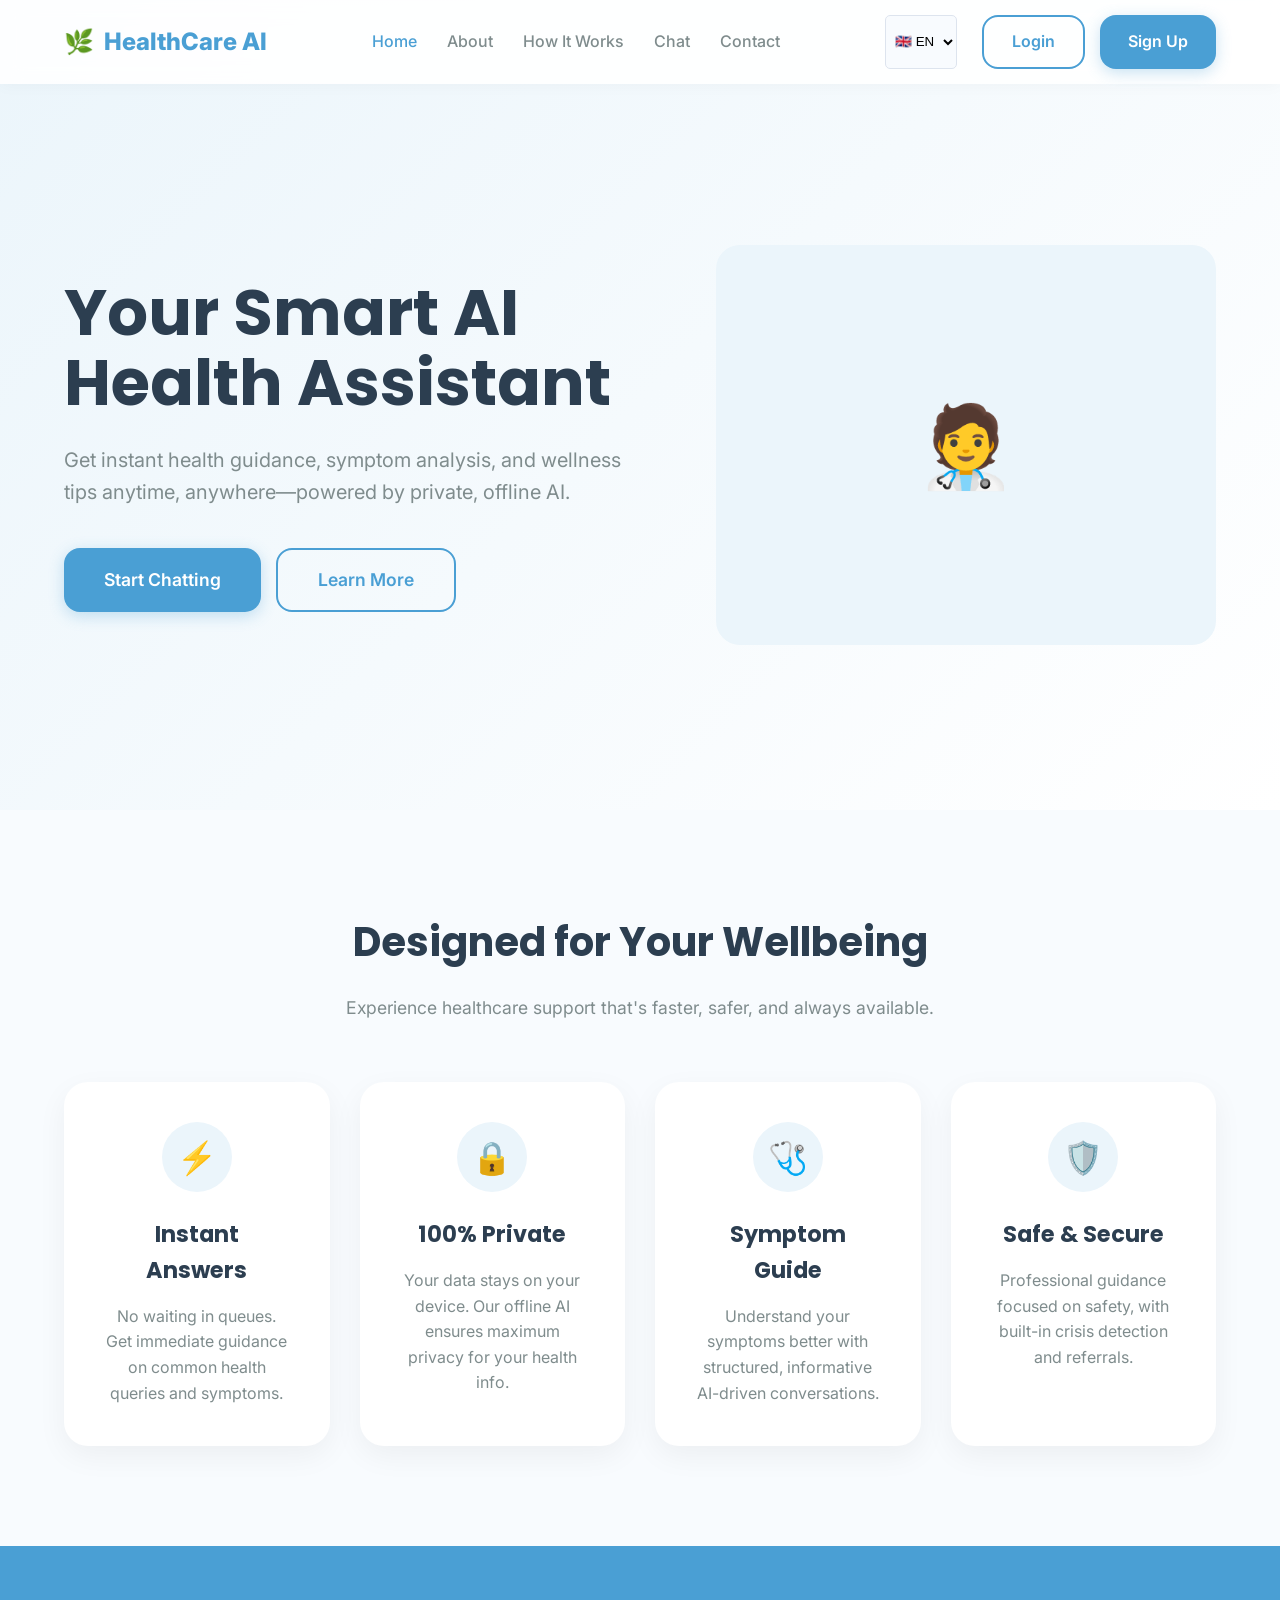
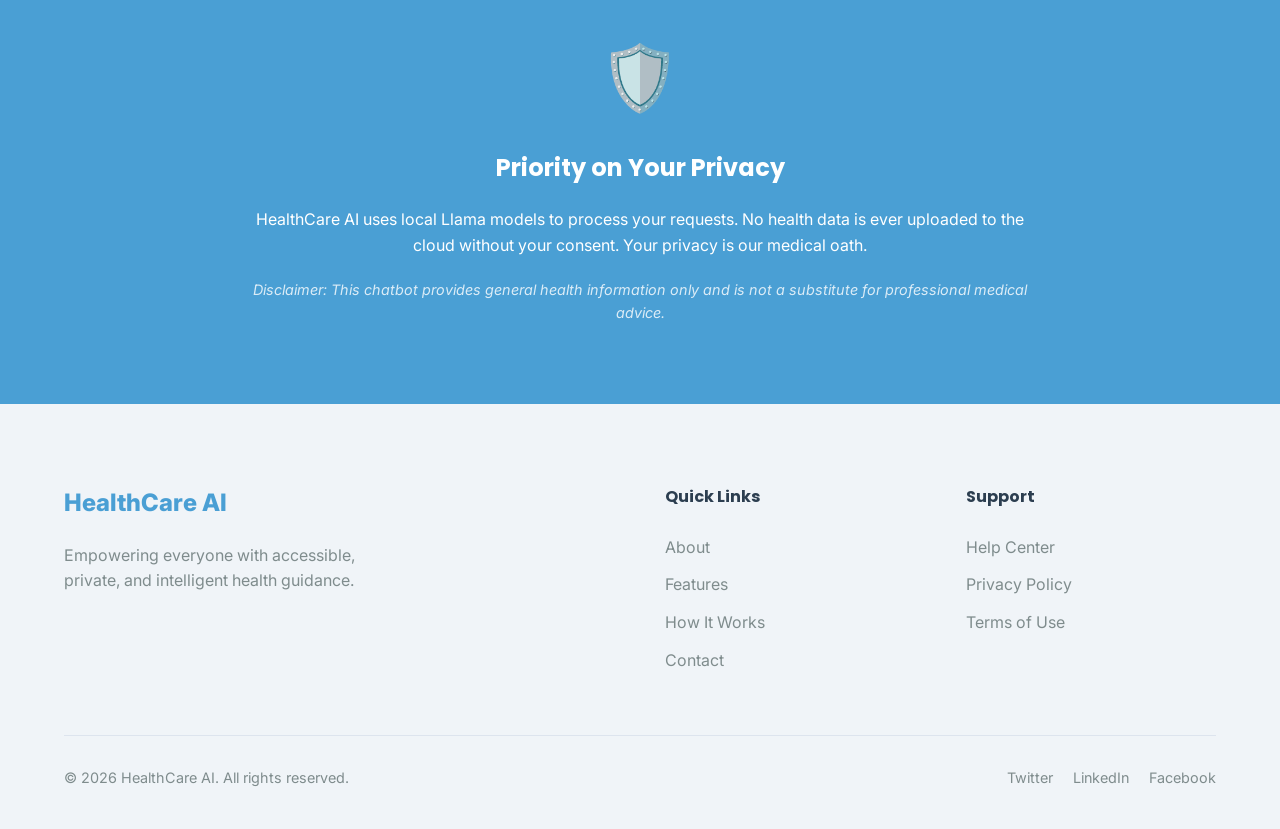
<file: Wellness Chatbot/index.html>
<!DOCTYPE html>
<html lang="en">

<head>
    <meta charset="UTF-8">
    <meta name="viewport" content="width=device-width, initial-scale=1.0">
    <title>HealthCare AI | Smart Offline Health Chatbot</title>
    <script src="translations.js"></script>
    <link
        href="https://fonts.googleapis.com/css2?family=Inter:wght@400;500;600&family=Poppins:wght@600;700;800&display=swap"
        rel="stylesheet">
    <link rel="stylesheet" href="healthcare.css">
    <style>
        /* Hero Section */
        .hero {
            padding: 180px 5% 100px;
            background: linear-gradient(135deg, #EBF5FB 0%, #FFFFFF 100%);
            display: flex;
            align-items: center;
            justify-content: space-between;
            min-height: 90vh;
        }

        .hero-content {
            flex: 1;
            max-width: 600px;
        }

        .hero-content h1 {
            font-size: 4rem;
            line-height: 1.1;
            margin-bottom: 25px;
            color: var(--text-dark);
        }

        .hero-content p {
            font-size: 1.25rem;
            color: var(--text-muted);
            margin-bottom: 40px;
        }

        .hero-image {
            flex: 1;
            display: flex;
            justify-content: flex-end;
        }

        .hero-image img {
            width: 100%;
            max-width: 550px;
            filter: drop-shadow(0 20px 40px rgba(0, 0, 0, 0.1));
        }

        /* Features Section */
        .features-grid {
            display: grid;
            grid-template-columns: repeat(auto-fit, minmax(250px, 1fr));
            gap: 30px;
        }

        .feature-card {
            background: var(--white);
            padding: 40px;
            border-radius: var(--radius-lg);
            box-shadow: var(--shadow);
            transition: var(--transition);
            text-align: center;
        }

        .feature-card:hover {
            transform: translateY(-10px);
            box-shadow: var(--shadow-hover);
        }

        .feature-icon {
            width: 70px;
            height: 70px;
            background: var(--primary-light);
            border-radius: 50%;
            display: flex;
            align-items: center;
            justify-content: center;
            font-size: 2rem;
            margin: 0 auto 25px;
            color: var(--primary);
        }

        .feature-card h3 {
            margin-bottom: 15px;
            font-size: 1.4rem;
        }

        .feature-card p {
            color: var(--text-muted);
        }

        /* Trust Section */
        .trust-section {
            background-color: var(--primary);
            color: var(--white);
            text-align: center;
            padding: 80px 5%;
        }

        .trust-content {
            max-width: 800px;
            margin: 0 auto;
        }

        .trust-icon {
            font-size: 4rem;
            margin-bottom: 20px;
        }

        .trust-section h2 {
            margin-bottom: 20px;
        }

        /* Footer */
        footer {
            padding: 80px 5% 40px;
            background-color: #F0F4F8;
        }

        .footer-grid {
            display: grid;
            grid-template-columns: repeat(auto-fit, minmax(200px, 1fr));
            gap: 50px;
            margin-bottom: 50px;
        }

        .footer-col h4 {
            margin-bottom: 25px;
            color: var(--text-dark);
        }

        .footer-col ul li {
            margin-bottom: 12px;
            color: var(--text-muted);
        }

        .footer-bottom {
            border-top: 1px solid #DDE4EE;
            padding-top: 30px;
            display: flex;
            justify-content: space-between;
            color: var(--text-muted);
            font-size: 0.9rem;
        }

        @media (max-width: 992px) {
            .hero {
                flex-direction: column;
                text-align: center;
                padding-top: 150px;
            }

            .hero-content h1 {
                font-size: 3rem;
            }

            .hero-image {
                margin-top: 50px;
            }
        }
    </style>
</head>

<body>

    <nav class="navbar">
        <div class="logo">
            <span>🌿</span> <span data-i18n="logo_text_full">HealthCare AI</span>
        </div>
        <div class="nav-links">
            <a href="#" class="active" data-i18n="nav_home">Home</a>
            <a href="#" data-i18n="nav_about">About</a>
            <a href="#" data-i18n="nav_how_it_works">How It Works</a>
            <a href="/dashboard" data-i18n="nav_chat_link">Chat</a>
            <a href="#" data-i18n="nav_contact">Contact</a>
        </div>
        <div class="auth-btns">
            <select id="languageSelect"
                style="background: var(--bg-light); border: 1px solid var(--border-color); padding: 5px; border-radius: 5px; margin-right: 10px;">
                <option value="English">🇬🇧 EN</option>
                <option value="Hindi">🇮🇳 HI</option>
                <option value="Spanish">🇪🇸 ES</option>
                <option value="French">🇫🇷 FR</option>
                <option value="Kannada">🇮🇳 KN</option>
            </select>
            <a href="/login" class="btn btn-outline" data-i18n="btn_login">Login</a>
            <a href="/register" class="btn btn-primary" data-i18n="btn_signup">Sign Up</a>
        </div>
    </nav>

    <section class="hero">
        <div class="hero-content">
            <h1 data-i18n="hero_title">Your Smart AI <span class="text-primary">Health</span> Assistant</h1>
            <p data-i18n="hero_subtitle">Get instant health guidance, symptom analysis, and wellness tips anytime,
                anywhere—powered by private, offline AI.</p>
            <div class="auth-btns">
                <a href="/dashboard" class="btn btn-primary" style="padding: 16px 40px; font-size: 1.1rem;"
                    data-i18n="btn_start_chat">Start Chatting</a>
                <a href="#" class="btn btn-outline" style="padding: 16px 40px; font-size: 1.1rem;"
                    data-i18n="btn_learn_more">Learn More</a>
            </div>
        </div>
        <div class="hero-image">
            <!-- Placeholder for Hero Illustration -->
            <div
                style="width: 500px; height: 400px; background: var(--primary-light); border-radius: var(--radius-lg); display: flex; align-items: center; justify-content: center; font-size: 5rem;">
                🧑‍⚕️</div>
        </div>
    </section>

    <section class="features">
        <div class="section-title">
            <h2 data-i18n="features_title">Designed for Your Wellbeing</h2>
            <p data-i18n="features_tagline">Experience healthcare support that's faster, safer, and always available.
            </p>
        </div>
        <div class="container feature-grid">
            <div class="features-grid">
                <div class="feature-card">
                    <div class="feature-icon">⚡</div>
                    <h3 data-i18n="feat_instant_title">Instant Answers</h3>
                    <p data-i18n="feat_instant_desc">No waiting in queues. Get immediate guidance on common health
                        queries and symptoms.</p>
                </div>
                <div class="feature-card">
                    <div class="feature-icon">🔒</div>
                    <h3 data-i18n="feat_private_title">100% Private</h3>
                    <p data-i18n="feat_private_desc">Your data stays on your device. Our offline AI ensures maximum
                        privacy for your health info.</p>
                </div>
                <div class="feature-card">
                    <div class="feature-icon">🩺</div>
                    <h3 data-i18n="feat_symptom_title">Symptom Guide</h3>
                    <p data-i18n="feat_symptom_desc">Understand your symptoms better with structured, informative
                        AI-driven conversations.</p>
                </div>
                <div class="feature-card">
                    <div class="feature-icon">🛡️</div>
                    <h3 data-i18n="feat_safe_title">Safe & Secure</h3>
                    <p data-i18n="feat_safe_desc">Professional guidance focused on safety, with built-in crisis
                        detection and referrals.</p>
                </div>
            </div>
        </div>
    </section>

    <section class="trust-section">
        <div class="trust-content">
            <div class="trust-icon">🛡️</div>
            <h2 data-i18n="trust_title">Priority on Your Privacy</h2>
            <p data-i18n="trust_desc">HealthCare AI uses local Llama models to process your requests. No health data is
                ever uploaded to the cloud without your consent. Your privacy is our medical oath.</p>
            <p style="margin-top: 20px; font-size: 0.9rem; opacity: 0.8;"><i data-i18n="trust_disclaimer">Disclaimer:
                    This chatbot provides general health information only and is not a substitute for professional
                    medical advice.</i></p>
        </div>
    </section>

    <footer>
        <div class="container">
            <div class="footer-grid">
                <div class="footer-col" style="grid-column: span 2;">
                    <div class="logo" style="margin-bottom: 20px;" data-i18n="logo_text_full">🌿 HealthCare AI</div>
                    <p style="color: var(--text-muted); max-width: 300px;" data-i18n="footer_desc">Empowering everyone
                        with accessible, private, and intelligent health guidance.</p>
                </div>
                <div class="footer-col">
                    <h4 data-i18n="footer_links">Quick Links</h4>
                    <ul>
                        <li><a href="#" data-i18n="nav_about">About Us</a></li>
                        <li><a href="#" data-i18n="nav_features">Features</a></li>
                        <li><a href="#" data-i18n="nav_how_it_works">How it Works</a></li>
                        <li><a href="#" data-i18n="nav_contact">Contact</a></li>
                    </ul>
                </div>
                <div class="footer-col">
                    <h4 data-i18n="footer_support">Support</h4>
                    <ul>
                        <li><a href="#" data-i18n="nav_help">Help Center</a></li>
                        <li><a href="#" data-i18n="nav_privacy">Privacy Policy</a></li>
                        <li><a href="#" data-i18n="nav_terms">Terms of Use</a></li>
                    </ul>
                </div>
            </div>
            <div class="footer-bottom">
                <p>&copy; 2026 HealthCare AI. All rights reserved.</p>
                <div style="display: flex; gap: 20px;">
                    <a href="#">Twitter</a>
                    <a href="#">LinkedIn</a>
                    <a href="#">Facebook</a>
                </div>
            </div>
        </div>
    </footer>

</body>

</html>
</file>
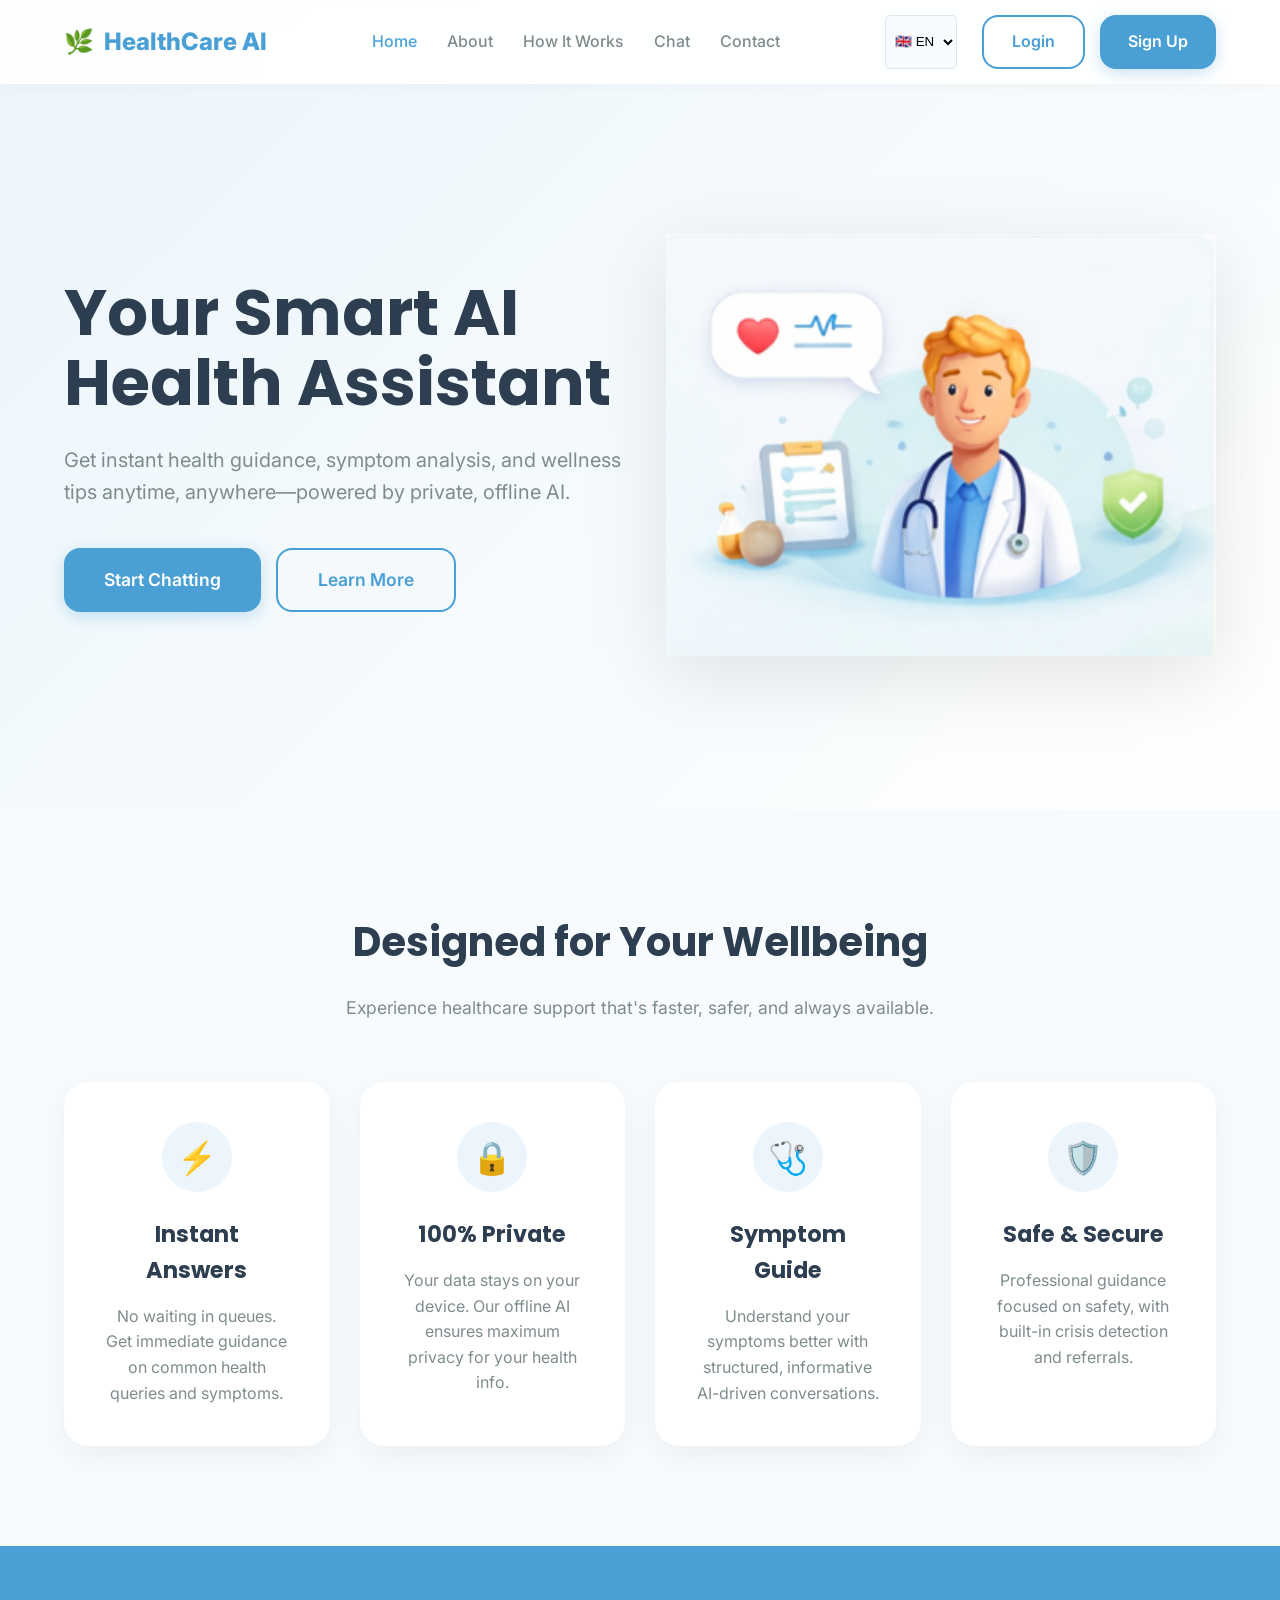
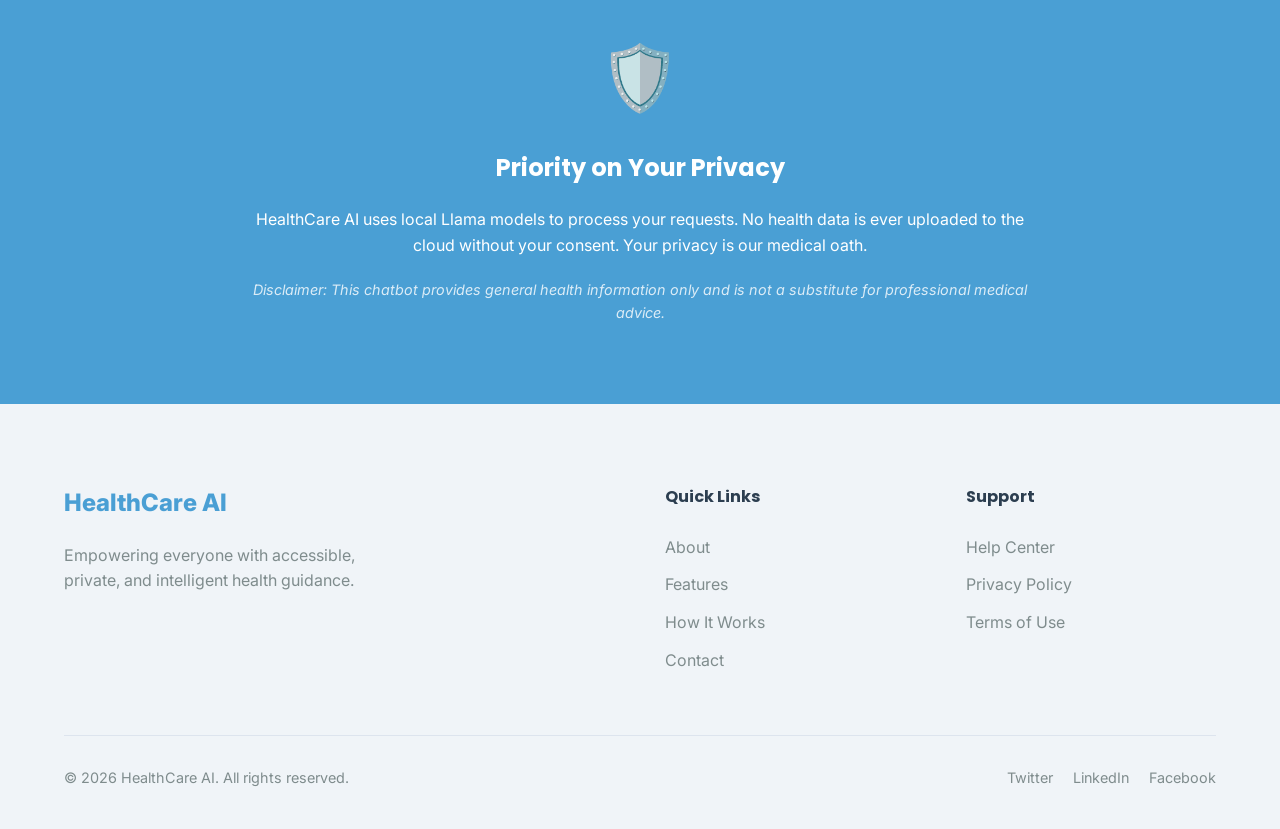
<file: Wellness Chatbot/frontend/index.html>
<!DOCTYPE html>
<html lang="en">

<head>
    <meta charset="UTF-8">
    <meta name="viewport" content="width=device-width, initial-scale=1.0">
    <title>HealthCare AI | Smart Offline Health Chatbot</title>
    <script src="translations.js"></script>
    <link
        href="https://fonts.googleapis.com/css2?family=Inter:wght@400;500;600&family=Poppins:wght@600;700;800&display=swap"
        rel="stylesheet">
    <link rel="stylesheet" href="healthcare.css">
    <style>
        /* Hero Section */
        .hero {
            padding: 180px 5% 100px;
            background: linear-gradient(135deg, #EBF5FB 0%, #FFFFFF 100%);
            display: flex;
            align-items: center;
            justify-content: space-between;
            min-height: 90vh;
        }

        .hero-content {
            flex: 1;
            max-width: 600px;
        }

        .hero-content h1 {
            font-size: 4rem;
            line-height: 1.1;
            margin-bottom: 25px;
            color: var(--text-dark);
        }

        .hero-content p {
            font-size: 1.25rem;
            color: var(--text-muted);
            margin-bottom: 40px;
        }

        .hero-image {
            flex: 1;
            display: flex;
            justify-content: flex-end;
        }

        .hero-image img {
            width: 100%;
            max-width: 550px;
            filter: drop-shadow(0 20px 40px rgba(0, 0, 0, 0.1));
        }

        /* Features Section */
        .features-grid {
            display: grid;
            grid-template-columns: repeat(auto-fit, minmax(250px, 1fr));
            gap: 30px;
        }

        .feature-card {
            background: var(--white);
            padding: 40px;
            border-radius: var(--radius-lg);
            box-shadow: var(--shadow);
            transition: var(--transition);
            text-align: center;
        }

        .feature-card:hover {
            transform: translateY(-10px);
            box-shadow: var(--shadow-hover);
        }

        .feature-icon {
            width: 70px;
            height: 70px;
            background: var(--primary-light);
            border-radius: 50%;
            display: flex;
            align-items: center;
            justify-content: center;
            font-size: 2rem;
            margin: 0 auto 25px;
            color: var(--primary);
        }

        .feature-card h3 {
            margin-bottom: 15px;
            font-size: 1.4rem;
        }

        .feature-card p {
            color: var(--text-muted);
        }

        /* Trust Section */
        .trust-section {
            background-color: var(--primary);
            color: var(--white);
            text-align: center;
            padding: 80px 5%;
        }

        .trust-content {
            max-width: 800px;
            margin: 0 auto;
        }

        .trust-icon {
            font-size: 4rem;
            margin-bottom: 20px;
        }

        .trust-section h2 {
            margin-bottom: 20px;
        }

        /* Footer */
        footer {
            padding: 80px 5% 40px;
            background-color: #F0F4F8;
        }

        .footer-grid {
            display: grid;
            grid-template-columns: repeat(auto-fit, minmax(200px, 1fr));
            gap: 50px;
            margin-bottom: 50px;
        }

        .footer-col h4 {
            margin-bottom: 25px;
            color: var(--text-dark);
        }

        .footer-col ul li {
            margin-bottom: 12px;
            color: var(--text-muted);
        }

        .footer-bottom {
            border-top: 1px solid #DDE4EE;
            padding-top: 30px;
            display: flex;
            justify-content: space-between;
            color: var(--text-muted);
            font-size: 0.9rem;
        }

        @media (max-width: 992px) {
            .hero {
                flex-direction: column;
                text-align: center;
                padding-top: 150px;
            }

            .hero-content h1 {
                font-size: 3rem;
            }

            .hero-image {
                margin-top: 50px;
            }
        }
    </style>
</head>

<body>

    <nav class="navbar">
        <div class="logo">
            <span>🌿</span> <span data-i18n="logo_text_full">HealthCare AI</span>
        </div>
        <div class="nav-links">
            <a href="#" class="active" data-i18n="nav_home">Home</a>
            <a href="#" data-i18n="nav_about">About</a>
            <a href="#" data-i18n="nav_how_it_works">How It Works</a>
            <a href="/dashboard" data-i18n="nav_chat_link">Chat</a>
            <a href="#" data-i18n="nav_contact">Contact</a>
        </div>
        <div class="auth-btns">
            <select id="languageSelect"
                style="background: var(--bg-light); border: 1px solid var(--border-color); padding: 5px; border-radius: 5px; margin-right: 10px;">
                <option value="English">🇬🇧 EN</option>
                <option value="Hindi">🇮🇳 HI</option>
                <option value="Spanish">🇪🇸 ES</option>
                <option value="French">🇫🇷 FR</option>
                <option value="Kannada">🇮🇳 KN</option>
            </select>
            <a href="/login" class="btn btn-outline" data-i18n="btn_login">Login</a>
            <a href="/register" class="btn btn-primary" data-i18n="btn_signup">Sign Up</a>
        </div>
    </nav>

    <section class="hero">
        <div class="hero-content">
            <h1 data-i18n="hero_title">Your Smart AI <span class="text-primary">Health</span> Assistant</h1>
            <p data-i18n="hero_subtitle">Get instant health guidance, symptom analysis, and wellness tips anytime,
                anywhere—powered by private, offline AI.</p>
            <div class="auth-btns">
                <a href="/dashboard" class="btn btn-primary" style="padding: 16px 40px; font-size: 1.1rem;"
                    data-i18n="btn_start_chat">Start Chatting</a>
                <a href="#" class="btn btn-outline" style="padding: 16px 40px; font-size: 1.1rem;"
                    data-i18n="btn_learn_more">Learn More</a>
            </div>
        </div>
        <div class="hero-image">
            <img src="hero-image.png" alt="Health Assistant Illustration">
        </div>
    </section>

    <section class="features">
        <div class="section-title">
            <h2 data-i18n="features_title">Designed for Your Wellbeing</h2>
            <p data-i18n="features_tagline">Experience healthcare support that's faster, safer, and always available.
            </p>
        </div>
        <div class="container feature-grid">
            <div class="features-grid">
                <div class="feature-card">
                    <div class="feature-icon">⚡</div>
                    <h3 data-i18n="feat_instant_title">Instant Answers</h3>
                    <p data-i18n="feat_instant_desc">No waiting in queues. Get immediate guidance on common health
                        queries and symptoms.</p>
                </div>
                <div class="feature-card">
                    <div class="feature-icon">🔒</div>
                    <h3 data-i18n="feat_private_title">100% Private</h3>
                    <p data-i18n="feat_private_desc">Your data stays on your device. Our offline AI ensures maximum
                        privacy for your health info.</p>
                </div>
                <div class="feature-card">
                    <div class="feature-icon">🩺</div>
                    <h3 data-i18n="feat_symptom_title">Symptom Guide</h3>
                    <p data-i18n="feat_symptom_desc">Understand your symptoms better with structured, informative
                        AI-driven conversations.</p>
                </div>
                <div class="feature-card">
                    <div class="feature-icon">🛡️</div>
                    <h3 data-i18n="feat_safe_title">Safe & Secure</h3>
                    <p data-i18n="feat_safe_desc">Professional guidance focused on safety, with built-in crisis
                        detection and referrals.</p>
                </div>
            </div>
        </div>
    </section>

    <section class="trust-section">
        <div class="trust-content">
            <div class="trust-icon">🛡️</div>
            <h2 data-i18n="trust_title">Priority on Your Privacy</h2>
            <p data-i18n="trust_desc">HealthCare AI uses local Llama models to process your requests. No health data is
                ever uploaded to the cloud without your consent. Your privacy is our medical oath.</p>
            <p style="margin-top: 20px; font-size: 0.9rem; opacity: 0.8;"><i data-i18n="trust_disclaimer">Disclaimer:
                    This chatbot provides general health information only and is not a substitute for professional
                    medical advice.</i></p>
        </div>
    </section>

    <footer>
        <div class="container">
            <div class="footer-grid">
                <div class="footer-col" style="grid-column: span 2;">
                    <div class="logo" style="margin-bottom: 20px;" data-i18n="logo_text_full">🌿 HealthCare AI</div>
                    <p style="color: var(--text-muted); max-width: 300px;" data-i18n="footer_desc">Empowering everyone
                        with accessible, private, and intelligent health guidance.</p>
                </div>
                <div class="footer-col">
                    <h4 data-i18n="footer_links">Quick Links</h4>
                    <ul>
                        <li><a href="#" data-i18n="nav_about">About Us</a></li>
                        <li><a href="#" data-i18n="nav_features">Features</a></li>
                        <li><a href="#" data-i18n="nav_how_it_works">How it Works</a></li>
                        <li><a href="#" data-i18n="nav_contact">Contact</a></li>
                    </ul>
                </div>
                <div class="footer-col">
                    <h4 data-i18n="footer_support">Support</h4>
                    <ul>
                        <li><a href="#" data-i18n="nav_help">Help Center</a></li>
                        <li><a href="#" data-i18n="nav_privacy">Privacy Policy</a></li>
                        <li><a href="#" data-i18n="nav_terms">Terms of Use</a></li>
                    </ul>
                </div>
            </div>
            <div class="footer-bottom">
                <p>&copy; 2026 HealthCare AI. All rights reserved.</p>
                <div style="display: flex; gap: 20px;">
                    <a href="#">Twitter</a>
                    <a href="#">LinkedIn</a>
                    <a href="#">Facebook</a>
                </div>
            </div>
        </div>
    </footer>

</body>

</html>
</file>
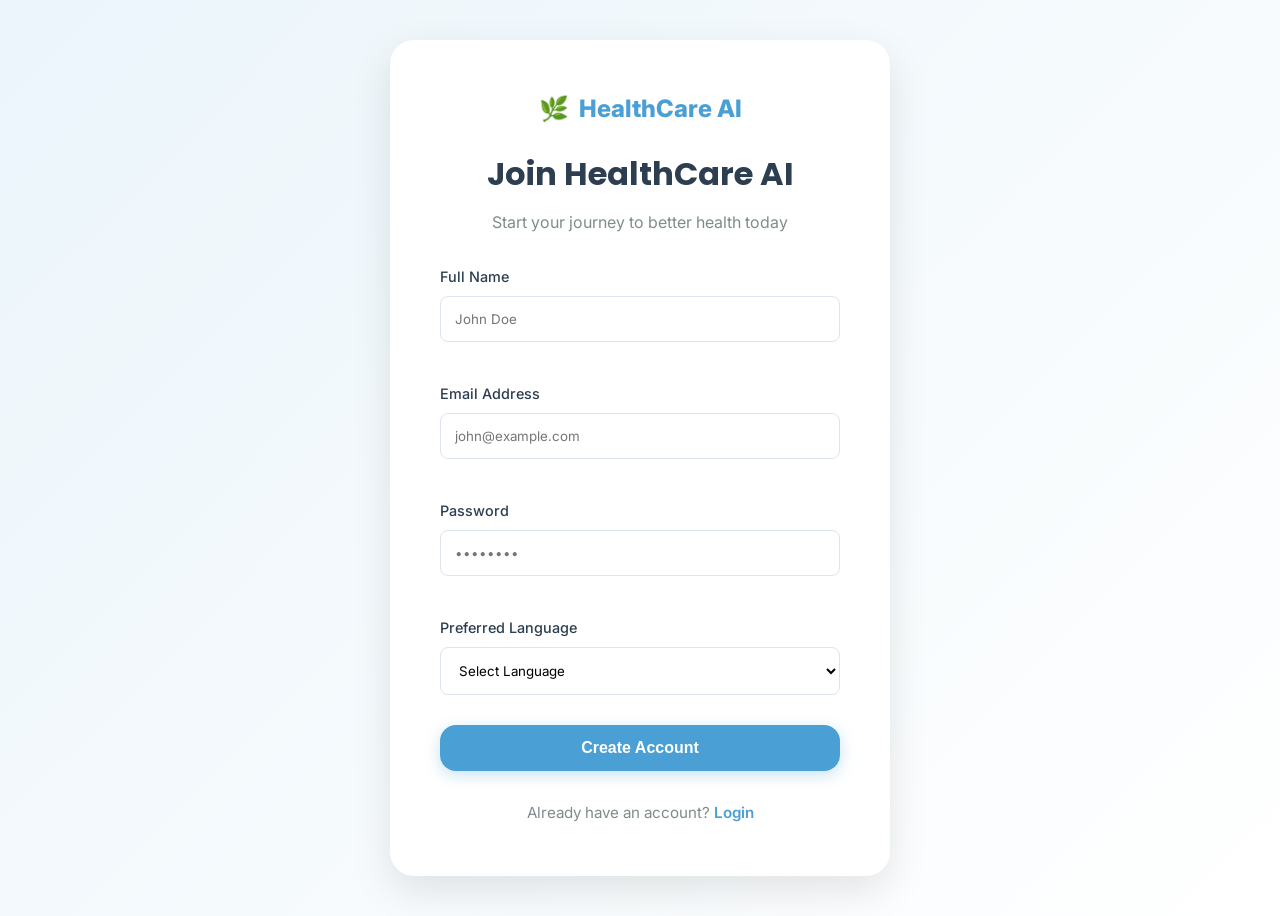
<file: Wellness Chatbot/register.html>
<!DOCTYPE html>
<html lang="en">

<head>
    <meta charset="UTF-8">
    <meta name="viewport" content="width=device-width, initial-scale=1.0">
    <title>Create Account | HealthCare AI</title>
    <link
        href="https://fonts.googleapis.com/css2?family=Inter:wght@400;500;600&family=Poppins:wght@600;700&display=swap"
        rel="stylesheet">
    <link rel="stylesheet" href="healthcare.css">
    <style>
        body {
            background: linear-gradient(135deg, #EBF5FB 0%, #FFFFFF 100%);
            min-height: 100vh;
            display: flex;
            align-items: center;
            justify-content: center;
            padding: 40px 20px;
        }

        .auth-container {
            background: var(--white);
            padding: 50px;
            border-radius: var(--radius-lg);
            box-shadow: var(--shadow-hover);
            width: 100%;
            max-width: 500px;
            text-align: center;
        }

        .auth-header h2 {
            margin: 20px 0 10px;
            font-size: 2rem;
            color: var(--text-dark);
        }

        .auth-header p {
            color: var(--text-muted);
            margin-bottom: 30px;
        }

        .input-grid {
            display: grid;
            grid-template-columns: 1fr 1fr;
            gap: 20px;
            text-align: left;
        }

        .input-group {
            margin-bottom: 20px;
            text-align: left;
        }

        .input-group.full {
            grid-column: span 2;
        }

        .input-group label {
            display: block;
            margin-bottom: 8px;
            font-weight: 500;
            font-size: 0.9rem;
        }

        .input-group input,
        .input-group select {
            width: 100%;
            padding: 14px;
            border: 1px solid #DDE4EE;
            border-radius: var(--radius-sm);
            font-family: inherit;
            transition: var(--transition);
            background: white;
        }

        .input-group input:focus,
        .input-group select:focus {
            outline: none;
            border-color: var(--primary);
            box-shadow: 0 0 0 4px var(--primary-light);
        }

        .auth-btn {
            width: 100%;
            padding: 14px;
            margin-top: 10px;
        }

        .auth-footer {
            margin-top: 30px;
            color: var(--text-muted);
            font-size: 0.95rem;
        }

        .auth-footer a {
            color: var(--primary);
            font-weight: 600;
        }

        @media (max-width: 480px) {
            .input-grid {
                grid-template-columns: 1fr;
            }

            .input-group.full {
                grid-column: span 1;
            }
        }
    </style>
</head>

<body>

    <div class="auth-container">
        <div class="logo" style="justify-content: center; margin-bottom: 10px;">
            <span>🌿</span> HealthCare AI
        </div>
        <div class="auth-header">
            <h2>Join HealthCare AI</h2>
            <p>Start your journey to better health today</p>
        </div>

        <div class="input-grid">
            <div class="input-group full">
                <label>Full Name</label>
                <input type="text" id="name" placeholder="John Doe">
            </div>
            <div class="input-group full">
                <label>Email Address</label>
                <input type="email" id="email" placeholder="john@example.com">
            </div>
            <div class="input-group full">
                <label>Password</label>
                <input type="password" id="password" placeholder="••••••••">
            </div>
            <div class="input-group full">
                <label>Preferred Language</label>
                <select id="language">
                    <option value="">Select Language</option>
                    <option>English</option>
                    <option>Hindi</option>
                    <option>Telugu</option>
                </select>
            </div>
        </div>

        <button id="registerBtn" class="btn btn-primary auth-btn">Create Account</button>

        <div class="auth-footer">
            Already have an account? <a href="/login" id="loginBtn">Login</a>
        </div>
    </div>

    <script src="register.js"></script>
</body>

</html>
</file>
<file: Wellness Chatbot/healthcare.css>
:root {
    --primary: #4A9FD4;
    --primary-rgb: 74, 159, 212;
    --primary-light: #EBF5FB;
    --secondary: #6CC7A6;
    --secondary-light: #E8F8F2;
    --accent: #FF8A80;
    --text-dark: #2C3E50;
    --text-muted: #7F8C8D;
    --bg-light: #F8FBFE;
    --white: #FFFFFF;
    --card-bg: #FFFFFF;
    --sidebar-bg: #FFFFFF;
    --border-color: #DDE4EE;
    --shadow: 0 10px 30px rgba(0, 0, 0, 0.05);
    --shadow-hover: 0 15px 40px rgba(0, 0, 0, 0.1);
    --radius-sm: 8px;
    --radius-md: 16px;
    --radius-lg: 24px;
    --transition: all 0.3s ease;
}

/* Dark Theme */
body.dark-theme {
    --bg-light: #000000;
    /* True black background */
    --text-dark: #F1F5F9;
    --text-muted: #94A3B8;
    --white: #1E293B;
    --card-bg: #111827;
    --sidebar-bg: #000000;
    --border-color: #334155;
    --shadow: 0 10px 40px rgba(0, 0, 0, 0.4);
}

/* Blue Theme */
body.blue-theme {
    --primary: #0AA6C2;
    --primary-rgb: 10, 166, 194;
    --bg-light: #E0F2FE;
    --primary-light: #BAE6FD;
    --card-bg: #F8FAFC;
}

/* Wellness Green Theme */
body.green-theme {
    --primary: #059669;
    --primary-rgb: 5, 150, 105;
    --primary-light: #D1FAE5;
    --secondary: #10B981;
    --secondary-light: #A7F3D0;
    --bg-light: #ECFDF5;
    --card-bg: #FFFFFF;
    --accent: #F59E0B;
}

/* Glassmorphism */
.glass-card {
    background: rgba(var(--primary-rgb), 0.05);
    backdrop-filter: blur(12px);
    -webkit-backdrop-filter: blur(12px);
    border: 1px solid rgba(255, 255, 255, 0.15);
    border-radius: var(--radius-md);
    box-shadow: 0 8px 32px rgba(0, 0, 0, 0.06);
}

/* Animations */
@keyframes fadeIn {
    from {
        opacity: 0;
        transform: translateY(10px);
    }

    to {
        opacity: 1;
        transform: translateY(0);
    }
}

@keyframes slideUp {
    from {
        opacity: 0;
        transform: translateY(30px);
    }

    to {
        opacity: 1;
        transform: translateY(0);
    }
}

@keyframes slideInRight {
    from {
        opacity: 0;
        transform: translateX(20px);
    }

    to {
        opacity: 1;
        transform: translateX(0);
    }
}

@keyframes pulse {

    0%,
    100% {
        transform: scale(1);
    }

    50% {
        transform: scale(1.05);
    }
}

@keyframes shimmer {
    0% {
        background-position: -200% 0;
    }

    100% {
        background-position: 200% 0;
    }
}

@keyframes float {

    0%,
    100% {
        transform: translateY(0);
    }

    50% {
        transform: translateY(-8px);
    }
}

.fade-in {
    animation: fadeIn 0.5s ease forwards;
}

.slide-up {
    animation: slideUp 0.6s ease forwards;
}

.slide-in-right {
    animation: slideInRight 0.4s ease forwards;
}

.pulse-hover:hover {
    animation: pulse 0.6s ease;
}

.float-anim {
    animation: float 3s ease-in-out infinite;
}

* {
    margin: 0;
    padding: 0;
    box-sizing: border-box;
}

body {
    font-family: 'Inter', 'Open Sans', sans-serif;
    color: var(--text-dark);
    line-height: 1.6;
    background-color: var(--bg-light);
    overflow-x: hidden;
    transition: background-color 0.5s ease, color 0.3s ease;
}

h1,
h2,
h3,
h4 {
    font-family: 'Poppins', sans-serif;
    font-weight: 700;
}

a {
    text-decoration: none;
    color: inherit;
    transition: var(--transition);
}

ul {
    list-style: none;
}

/* Button Styles */
.btn {
    display: inline-flex;
    align-items: center;
    justify-content: center;
    padding: 12px 28px;
    border-radius: var(--radius-md);
    font-weight: 600;
    cursor: pointer;
    transition: var(--transition);
    border: none;
    font-size: 1rem;
}

.btn-primary {
    background-color: var(--primary);
    color: var(--white);
    box-shadow: 0 4px 15px rgba(74, 159, 212, 0.3);
}

.btn-primary:hover {
    background-color: #3B8AC0;
    transform: translateY(-2px);
    box-shadow: 0 6px 20px rgba(74, 159, 212, 0.4);
}

.btn-outline {
    background-color: transparent;
    border: 2px solid var(--primary);
    color: var(--primary);
}

.btn-outline:hover {
    background-color: var(--primary-light);
    transform: translateY(-2px);
}

.btn-gradient {
    background: linear-gradient(135deg, var(--primary), var(--secondary));
    color: white;
    border: none;
    box-shadow: 0 4px 15px rgba(var(--primary-rgb), 0.3);
    position: relative;
    overflow: hidden;
}

.btn-gradient:hover {
    transform: translateY(-2px);
    box-shadow: 0 8px 25px rgba(var(--primary-rgb), 0.4);
}

.btn-gradient::after {
    content: '';
    position: absolute;
    top: -50%;
    left: -50%;
    width: 200%;
    height: 200%;
    background: linear-gradient(transparent, rgba(255, 255, 255, 0.1), transparent);
    transform: rotate(45deg);
    transition: 0.5s;
    opacity: 0;
}

.btn-gradient:hover::after {
    opacity: 1;
}

/* Navbar */
.navbar {
    position: fixed;
    top: 0;
    left: 0;
    width: 100%;
    background-color: rgba(255, 255, 255, 0.9);
    backdrop-filter: blur(10px);
    padding: 15px 5%;
    display: flex;
    justify-content: space-between;
    align-items: center;
    z-index: 1000;
    box-shadow: 0 2px 15px rgba(0, 0, 0, 0.03);
}

.logo {
    font-size: 1.5rem;
    font-weight: 800;
    color: var(--primary);
    display: flex;
    align-items: center;
    gap: 10px;
}

.nav-links {
    display: flex;
    gap: 30px;
    align-items: center;
}

.nav-links a {
    font-weight: 500;
    color: var(--text-muted);
}

.nav-links a:hover,
.nav-links a.active {
    color: var(--primary);
}

.auth-btns {
    display: flex;
    gap: 15px;
}

/* Section Common */
section {
    padding: 100px 5%;
}

.section-title {
    text-align: center;
    margin-bottom: 60px;
}

.section-title h2 {
    font-size: 2.5rem;
    margin-bottom: 20px;
}

.section-title p {
    color: var(--text-muted);
    font-size: 1.1rem;
    max-width: 600px;
    margin: 0 auto;
}

/* Utils */
.container {
    max-width: 1200px;
    margin: 0 auto;
}

.text-primary {
    color: var(--primary);
}

.text-secondary {
    color: var(--secondary);
}

/* Responsive Sidebar */
@media (max-width: 768px) {
    .sidebar {
        width: 60px !important;
        padding: 15px 8px !important;
        overflow: hidden;
    }

    .sidebar .nav-item span,
    .sidebar .logo span:not(:first-child),
    .sidebar .control-group label,
    .sidebar .control-group select,
    .sidebar .sidebar-controls {
        display: none;
    }

    .sidebar .nav-item {
        justify-content: center;
        padding: 12px !important;
    }

    .sidebar .nav-item i {
        font-size: 1.2rem;
        margin: 0 !important;
    }

    .dashboard-main,
    .main-content {
        margin-left: 60px !important;
        padding: 20px !important;
    }
}

/* Immersive Chatbot Message Styles */
.chat-message {
    margin-bottom: 16px;
    max-width: 80%;
    padding: 14px 18px;
    border-radius: 16px;
    line-height: 1.6;
    animation: slideUp 0.3s ease;
    clear: both;
}

@keyframes slideUp {
    from {
        opacity: 0;
        transform: translateY(10px);
    }

    to {
        opacity: 1;
        transform: translateY(0);
    }
}

.user-message {
    background: linear-gradient(135deg, var(--primary), var(--secondary));
    color: white;
    align-self: flex-end;
    float: right;
    border-bottom-right-radius: 4px;
    box-shadow: 0 3px 12px rgba(var(--primary-rgb), 0.2);
}

.bot-message {
    background: var(--card-bg);
    border: 1px solid var(--border-color);
    align-self: flex-start;
    float: left;
    color: var(--text-dark);
    border-bottom-left-radius: 4px;
    box-shadow: 0 2px 8px rgba(0, 0, 0, 0.04);
}

.msg-meta {
    font-size: 0.7rem;
    opacity: 0.6;
    margin-top: 6px;
    display: block;
    text-align: right;
}

.chat-area::after {
    content: "";
    display: table;
    clear: both;
}
</file>
<file: Wellness Chatbot/frontend/healthcare.css>
:root {
    --primary: #4A9FD4;
    --primary-rgb: 74, 159, 212;
    --primary-light: #EBF5FB;
    --secondary: #6CC7A6;
    --secondary-light: #E8F8F2;
    --accent: #FF8A80;
    --text-dark: #2C3E50;
    --text-muted: #7F8C8D;
    --bg-light: #F8FBFE;
    --white: #FFFFFF;
    --card-bg: #FFFFFF;
    --sidebar-bg: #FFFFFF;
    --border-color: #DDE4EE;
    --shadow: 0 10px 30px rgba(0, 0, 0, 0.05);
    --shadow-hover: 0 15px 40px rgba(0, 0, 0, 0.1);
    --radius-sm: 8px;
    --radius-md: 16px;
    --radius-lg: 24px;
    --transition: all 0.3s ease;
}

/* Dark Theme */
body.dark-theme {
    --bg-light: #000000;
    /* True black background */
    --text-dark: #F1F5F9;
    --text-muted: #94A3B8;
    --white: #1E293B;
    --card-bg: #111827;
    --sidebar-bg: #000000;
    --border-color: #334155;
    --shadow: 0 10px 40px rgba(0, 0, 0, 0.4);
}

body.dark-theme input,
body.dark-theme textarea {
    background: var(--bg-light);
    color: var(--text-dark);
    border-color: var(--border-color);
}

body.dark-theme input::placeholder,
body.dark-theme textarea::placeholder {
    color: var(--text-muted);
    opacity: 1;
}

/* Blue Theme */
body.blue-theme {
    --primary: #0AA6C2;
    --primary-rgb: 10, 166, 194;
    --bg-light: #E0F2FE;
    --primary-light: #BAE6FD;
    --card-bg: #F8FAFC;
}

/* Wellness Green Theme */
body.green-theme {
    --primary: #059669;
    --primary-rgb: 5, 150, 105;
    --primary-light: #D1FAE5;
    --secondary: #10B981;
    --secondary-light: #A7F3D0;
    --bg-light: #ECFDF5;
    --card-bg: #FFFFFF;
    --accent: #F59E0B;
}

/* Glassmorphism */
.glass-card {
    background: rgba(var(--primary-rgb), 0.05);
    backdrop-filter: blur(12px);
    -webkit-backdrop-filter: blur(12px);
    border: 1px solid rgba(255, 255, 255, 0.15);
    border-radius: var(--radius-md);
    box-shadow: 0 8px 32px rgba(0, 0, 0, 0.06);
}

/* Animations */
@keyframes fadeIn {
    from {
        opacity: 0;
        transform: translateY(10px);
    }

    to {
        opacity: 1;
        transform: translateY(0);
    }
}

@keyframes slideUp {
    from {
        opacity: 0;
        transform: translateY(30px);
    }

    to {
        opacity: 1;
        transform: translateY(0);
    }
}

@keyframes slideInRight {
    from {
        opacity: 0;
        transform: translateX(20px);
    }

    to {
        opacity: 1;
        transform: translateX(0);
    }
}

@keyframes pulse {

    0%,
    100% {
        transform: scale(1);
    }

    50% {
        transform: scale(1.05);
    }
}

@keyframes shimmer {
    0% {
        background-position: -200% 0;
    }

    100% {
        background-position: 200% 0;
    }
}

@keyframes float {

    0%,
    100% {
        transform: translateY(0);
    }

    50% {
        transform: translateY(-8px);
    }
}

.fade-in {
    animation: fadeIn 0.5s ease forwards;
}

.slide-up {
    animation: slideUp 0.6s ease forwards;
}

.slide-in-right {
    animation: slideInRight 0.4s ease forwards;
}

.pulse-hover:hover {
    animation: pulse 0.6s ease;
}

.float-anim {
    animation: float 3s ease-in-out infinite;
}

* {
    margin: 0;
    padding: 0;
    box-sizing: border-box;
}

body {
    font-family: 'Inter', 'Open Sans', sans-serif;
    color: var(--text-dark);
    line-height: 1.6;
    background-color: var(--bg-light);
    overflow-x: hidden;
    transition: background-color 0.5s ease, color 0.3s ease;
}

h1,
h2,
h3,
h4 {
    font-family: 'Poppins', sans-serif;
    font-weight: 700;
}

a {
    text-decoration: none;
    color: inherit;
    transition: var(--transition);
}

ul {
    list-style: none;
}

/* Button Styles */
.btn {
    display: inline-flex;
    align-items: center;
    justify-content: center;
    padding: 12px 28px;
    border-radius: var(--radius-md);
    font-weight: 600;
    cursor: pointer;
    transition: var(--transition);
    border: none;
    font-size: 1rem;
}

.btn-primary {
    background-color: var(--primary);
    color: var(--white);
    box-shadow: 0 4px 15px rgba(74, 159, 212, 0.3);
}

.btn-primary:hover {
    background-color: #3B8AC0;
    transform: translateY(-2px);
    box-shadow: 0 6px 20px rgba(74, 159, 212, 0.4);
}

.btn-outline {
    background-color: transparent;
    border: 2px solid var(--primary);
    color: var(--primary);
}

.btn-outline:hover {
    background-color: var(--primary-light);
    transform: translateY(-2px);
}

.btn-gradient {
    background: linear-gradient(135deg, var(--primary), var(--secondary));
    color: white;
    border: none;
    box-shadow: 0 4px 15px rgba(var(--primary-rgb), 0.3);
    position: relative;
    overflow: hidden;
}

.btn-gradient:hover {
    transform: translateY(-2px);
    box-shadow: 0 8px 25px rgba(var(--primary-rgb), 0.4);
}

.btn-gradient::after {
    content: '';
    position: absolute;
    top: -50%;
    left: -50%;
    width: 200%;
    height: 200%;
    background: linear-gradient(transparent, rgba(255, 255, 255, 0.1), transparent);
    transform: rotate(45deg);
    transition: 0.5s;
    opacity: 0;
}

.btn-gradient:hover::after {
    opacity: 1;
}

/* Navbar */
.navbar {
    position: fixed;
    top: 0;
    left: 0;
    width: 100%;
    background-color: rgba(255, 255, 255, 0.9);
    backdrop-filter: blur(10px);
    padding: 15px 5%;
    display: flex;
    justify-content: space-between;
    align-items: center;
    z-index: 1000;
    box-shadow: 0 2px 15px rgba(0, 0, 0, 0.03);
}

.logo {
    font-size: 1.5rem;
    font-weight: 800;
    color: var(--primary);
    display: flex;
    align-items: center;
    gap: 10px;
}

.nav-links {
    display: flex;
    gap: 30px;
    align-items: center;
}

.nav-links a {
    font-weight: 500;
    color: var(--text-muted);
}

.nav-links a:hover,
.nav-links a.active {
    color: var(--primary);
}

.auth-btns {
    display: flex;
    gap: 15px;
}

/* Section Common */
section {
    padding: 100px 5%;
}

.section-title {
    text-align: center;
    margin-bottom: 60px;
}

.section-title h2 {
    font-size: 2.5rem;
    margin-bottom: 20px;
}

.section-title p {
    color: var(--text-muted);
    font-size: 1.1rem;
    max-width: 600px;
    margin: 0 auto;
}

/* Utils */
.container {
    max-width: 1200px;
    margin: 0 auto;
}

.text-primary {
    color: var(--primary);
}

.text-secondary {
    color: var(--secondary);
}

/* Responsive Sidebar */
@media (max-width: 768px) {
    .sidebar {
        width: 60px !important;
        padding: 15px 8px !important;
        overflow: hidden;
    }

    .sidebar .nav-item span,
    .sidebar .logo span:not(:first-child),
    .sidebar .control-group label,
    .sidebar .control-group select,
    .sidebar .sidebar-controls {
        display: none;
    }

    .sidebar .nav-item {
        justify-content: center;
        padding: 12px !important;
    }

    .sidebar .nav-item i {
        font-size: 1.2rem;
        margin: 0 !important;
    }

    .dashboard-main,
    .main-content {
        margin-left: 60px !important;
        padding: 20px !important;
    }
}

/* Immersive Chatbot Message Styles */
.chat-message {
    margin-bottom: 16px;
    max-width: 80%;
    padding: 14px 18px;
    border-radius: 16px;
    line-height: 1.6;
    animation: slideUp 0.3s ease;
    clear: both;
}

@keyframes slideUp {
    from {
        opacity: 0;
        transform: translateY(10px);
    }

    to {
        opacity: 1;
        transform: translateY(0);
    }
}

.user-message {
    background: linear-gradient(135deg, var(--primary), var(--secondary));
    color: white;
    align-self: flex-end;
    float: right;
    border-bottom-right-radius: 4px;
    box-shadow: 0 3px 12px rgba(var(--primary-rgb), 0.2);
}

.bot-message {
    background: var(--card-bg);
    border: 1px solid var(--border-color);
    align-self: flex-start;
    float: left;
    color: var(--text-dark);
    border-bottom-left-radius: 4px;
    box-shadow: 0 2px 8px rgba(0, 0, 0, 0.04);
}

.msg-meta {
    font-size: 0.7rem;
    opacity: 0.6;
    margin-top: 6px;
    display: block;
    text-align: right;
}

.chat-area::after {
    content: "";
    display: table;
    clear: both;
}
</file>
